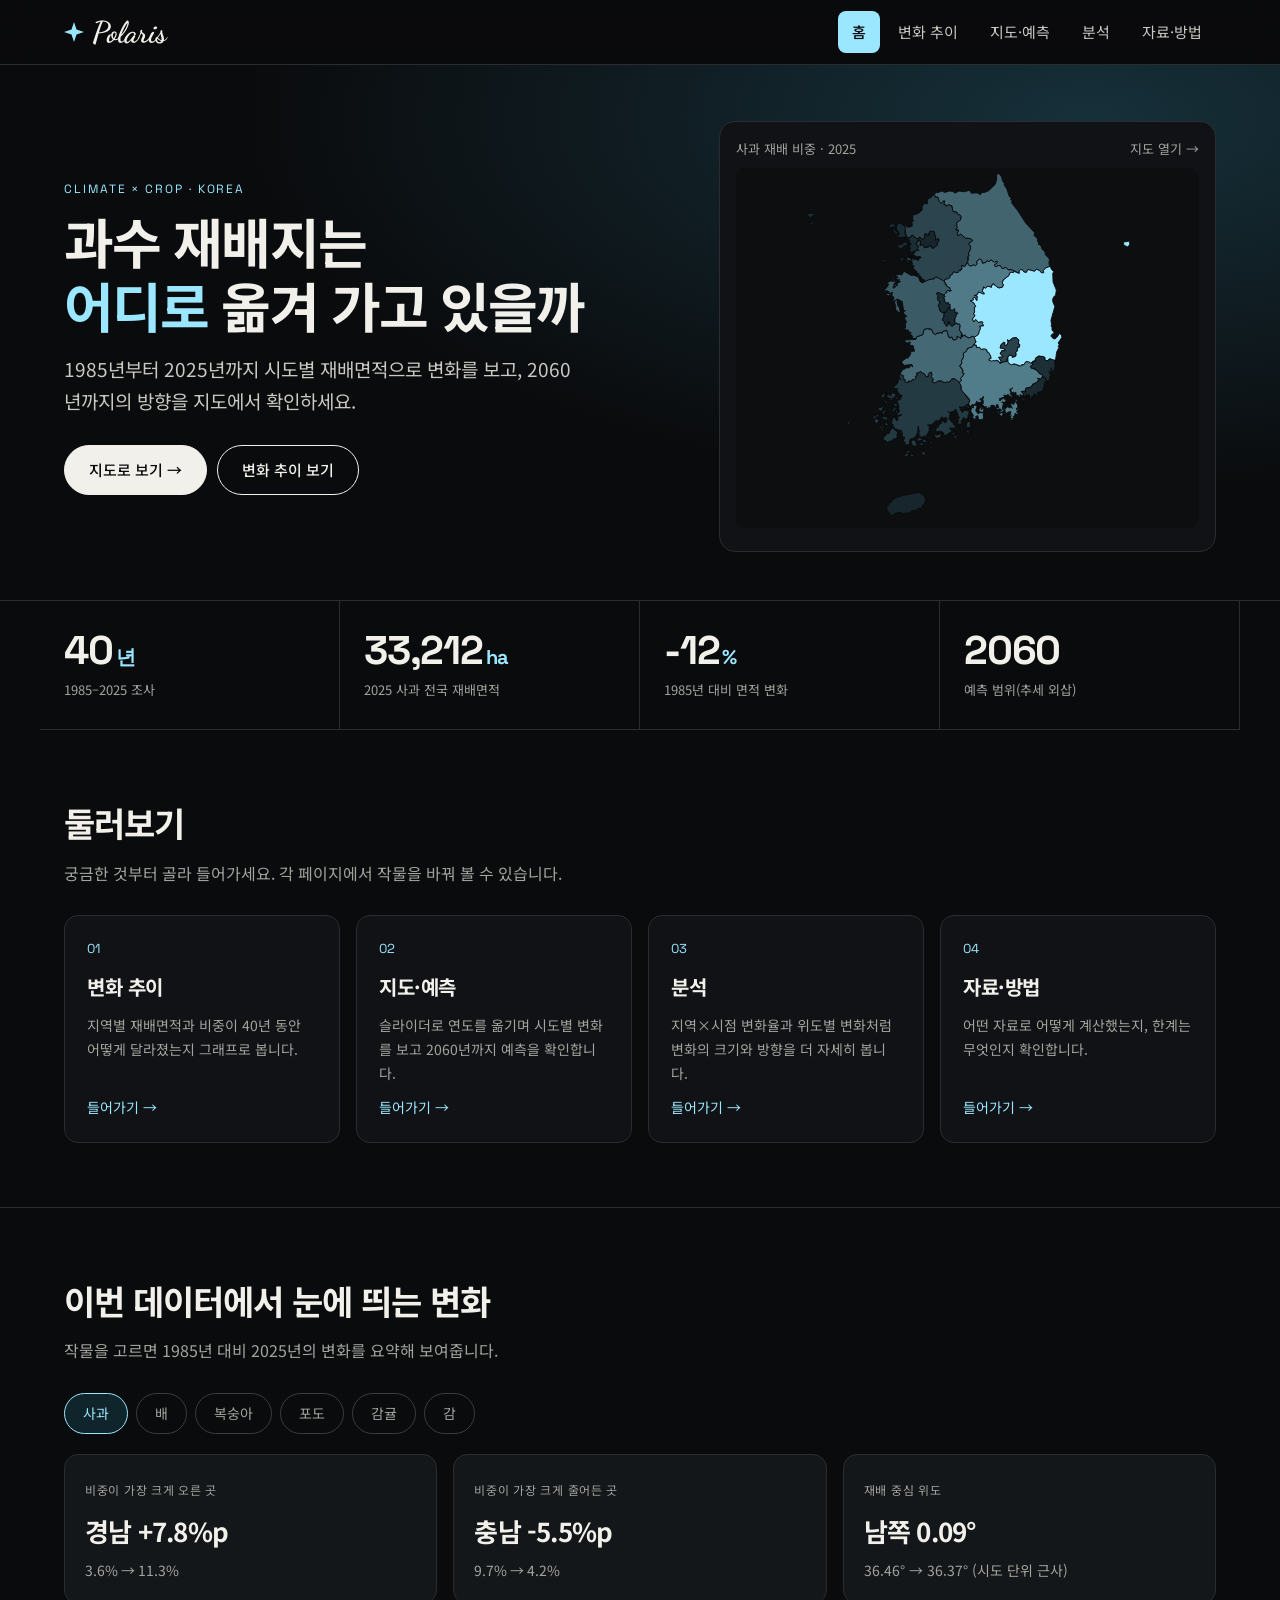
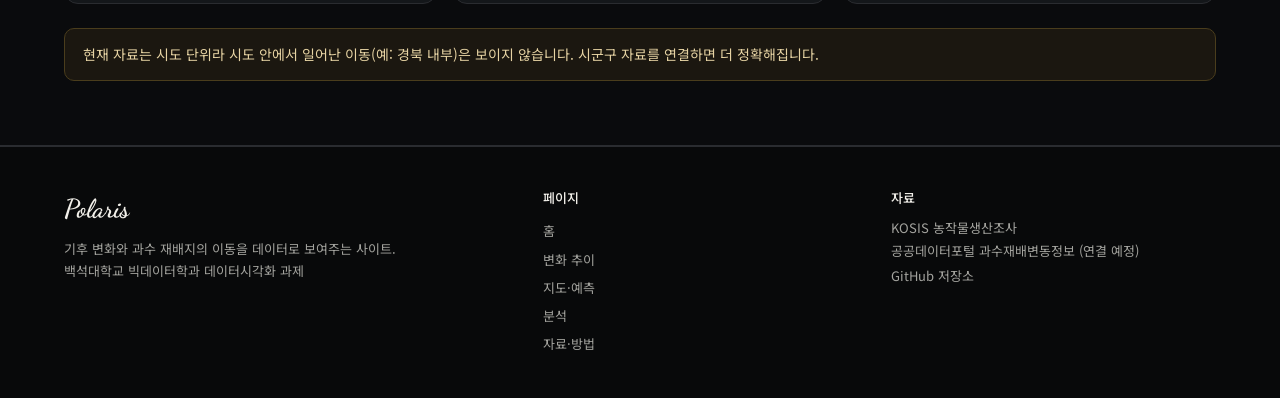
<file: docs/index.html>
<!doctype html>
<html lang="ko">
<head>
<meta charset="utf-8">
<meta name="viewport" content="width=device-width,initial-scale=1">
<title>Polaris — 과수 재배지는 어디로 옮겨 가고 있을까</title>
<meta name="description" content="1985–2025 시도별 과실 재배면적으로 보는 우리나라 과수 재배지의 변화와 예측">
<link rel="stylesheet" href="https://fonts.googleapis.com/css2?family=Dancing+Script:wght@600;700&family=Noto+Sans+KR:wght@300;400;500;700;900&family=Space+Grotesk:wght@400;500;700&display=swap">
<link rel="stylesheet" href="assets/site.css">
<script src="data.js"></script><script src="assets/map.js"></script><script src="assets/site.js"></script>
</head>
<body>
<header id="hdr"></header>
<main>
<section class="hero"><div class="wrap">
  <div>
    <p class="eyebrow">Climate × Crop · Korea</p>
    <h1>과수 재배지는<br><em>어디로</em> 옮겨 가고 있을까</h1>
    <p class="lead">1985년부터 2025년까지 시도별 재배면적으로 변화를 보고, 2060년까지의 방향을 지도에서 확인하세요.</p>
    <div class="acts"><a class="btn solid" href="map.html">지도로 보기 →</a><a class="btn" href="trend.html">변화 추이 보기</a></div>
  </div>
  <a class="pv" href="map.html" aria-label="지도 페이지로 이동">
    <div class="cap"><span id="pvt">사과 재배 비중 · 2025</span><span>지도 열기 →</span></div>
    <svg class="pvmap" id="pvmap" viewBox="0 0 92 100" role="img" aria-label="시도별 재배 비중 미리보기" style="width:100%;max-height:360px;background:#0C0E10;border-radius:10px"></svg>
  </a>
</div></section>

<section class="kpis wrap" id="kpis" style="padding:0"></section>

<section class="sec"><div class="wrap">
  <h2>둘러보기</h2>
  <p class="sub">궁금한 것부터 골라 들어가세요. 각 페이지에서 작물을 바꿔 볼 수 있습니다.</p>
  <div class="nav4">
    <a class="nc" href="trend.html"><span class="n">01</span><h3>변화 추이</h3><p>지역별 재배면적과 비중이 40년 동안 어떻게 달라졌는지 그래프로 봅니다.</p><span class="go">들어가기 →</span></a>
    <a class="nc" href="map.html"><span class="n">02</span><h3>지도·예측</h3><p>슬라이더로 연도를 옮기며 시도별 변화를 보고 2060년까지 예측을 확인합니다.</p><span class="go">들어가기 →</span></a>
    <a class="nc" href="analysis.html"><span class="n">03</span><h3>분석</h3><p>지역×시점 변화율과 위도별 변화처럼 변화의 크기와 방향을 더 자세히 봅니다.</p><span class="go">들어가기 →</span></a>
    <a class="nc" href="about.html"><span class="n">04</span><h3>자료·방법</h3><p>어떤 자료로 어떻게 계산했는지, 한계는 무엇인지 확인합니다.</p><span class="go">들어가기 →</span></a>
  </div>
</div></section>

<section class="sec"><div class="wrap">
  <h2>이번 데이터에서 눈에 띄는 변화</h2>
  <p class="sub">작물을 고르면 1985년 대비 2025년의 변화를 요약해 보여줍니다.</p>
  <div class="chips" id="chips" role="group" aria-label="작물 선택" style="margin-bottom:20px"></div>
  <div class="ins" id="ins"></div>
  <div class="warn" style="margin:24px 0 0">현재 자료는 시도 단위라 시도 안에서 일어난 이동(예: 경북 내부)은 보이지 않습니다. 시군구 자료를 연결하면 더 정확해집니다.</div>
</div></section>
</main>
<footer id="ftr"></footer>

<script>
PL.shell("index.html");
const {D,Y,short,nf,ser,totals} = PL;
function home(c){
  const s=ser(c),T=totals(c),S=PL.shares(c);
  PL.drawMap(document.getElementById("pvmap"),c,4,{});
  document.getElementById("pvt").textContent=c+" 재배 비중 · 2025";
  const rows=D.regions.map(r=>({r,a:S[r][0],b:S[r][4]})).filter(o=>o.a!=null&&o.b!=null);
  rows.sort((x,y)=>(y.b-y.a)-(x.b-x.a));
  const up=rows[0],dn=rows[rows.length-1];
  const cl=D.centroid_lat[c].filter(v=>v!=null),dl=cl[cl.length-1]-cl[0];
  const ch=((T[4]/T[0]-1)*100);
  document.getElementById("ins").innerHTML=
   `<div class="in"><small>비중이 가장 크게 오른 곳</small><b>${short(up.r)} +${(up.b-up.a).toFixed(1)}%p</b><p>${up.a.toFixed(1)}% → ${up.b.toFixed(1)}%</p></div>`+
   `<div class="in"><small>비중이 가장 크게 줄어든 곳</small><b>${short(dn.r)} ${(dn.b-dn.a).toFixed(1)}%p</b><p>${dn.a.toFixed(1)}% → ${dn.b.toFixed(1)}%</p></div>`+
   `<div class="in"><small>재배 중심 위도</small><b>${dl>=0?"북쪽":"남쪽"} ${Math.abs(dl).toFixed(2)}°</b><p>${cl[0].toFixed(2)}° → ${cl[cl.length-1].toFixed(2)}° (시도 단위 근사)</p></div>`;
  document.getElementById("kpis").innerHTML=
   [["40","년","1985–2025 조사"],[nf(T[4]),"ha","2025 "+c+" 전국 재배면적"],[(ch>=0?"+":"")+ch.toFixed(0),"%","1985년 대비 면적 변화"],["2060","","예측 범위(추세 외삽)"]]
   .map(k=>`<div class="kpi"><b>${k[0]}<i>${k[1]}</i></b><span>${k[2]}</span></div>`).join("");
}
const c0=PL.getCrop();PL.chips(document.getElementById("chips"),c0,home);home(c0);
</script>
</body>
</html>
</file>
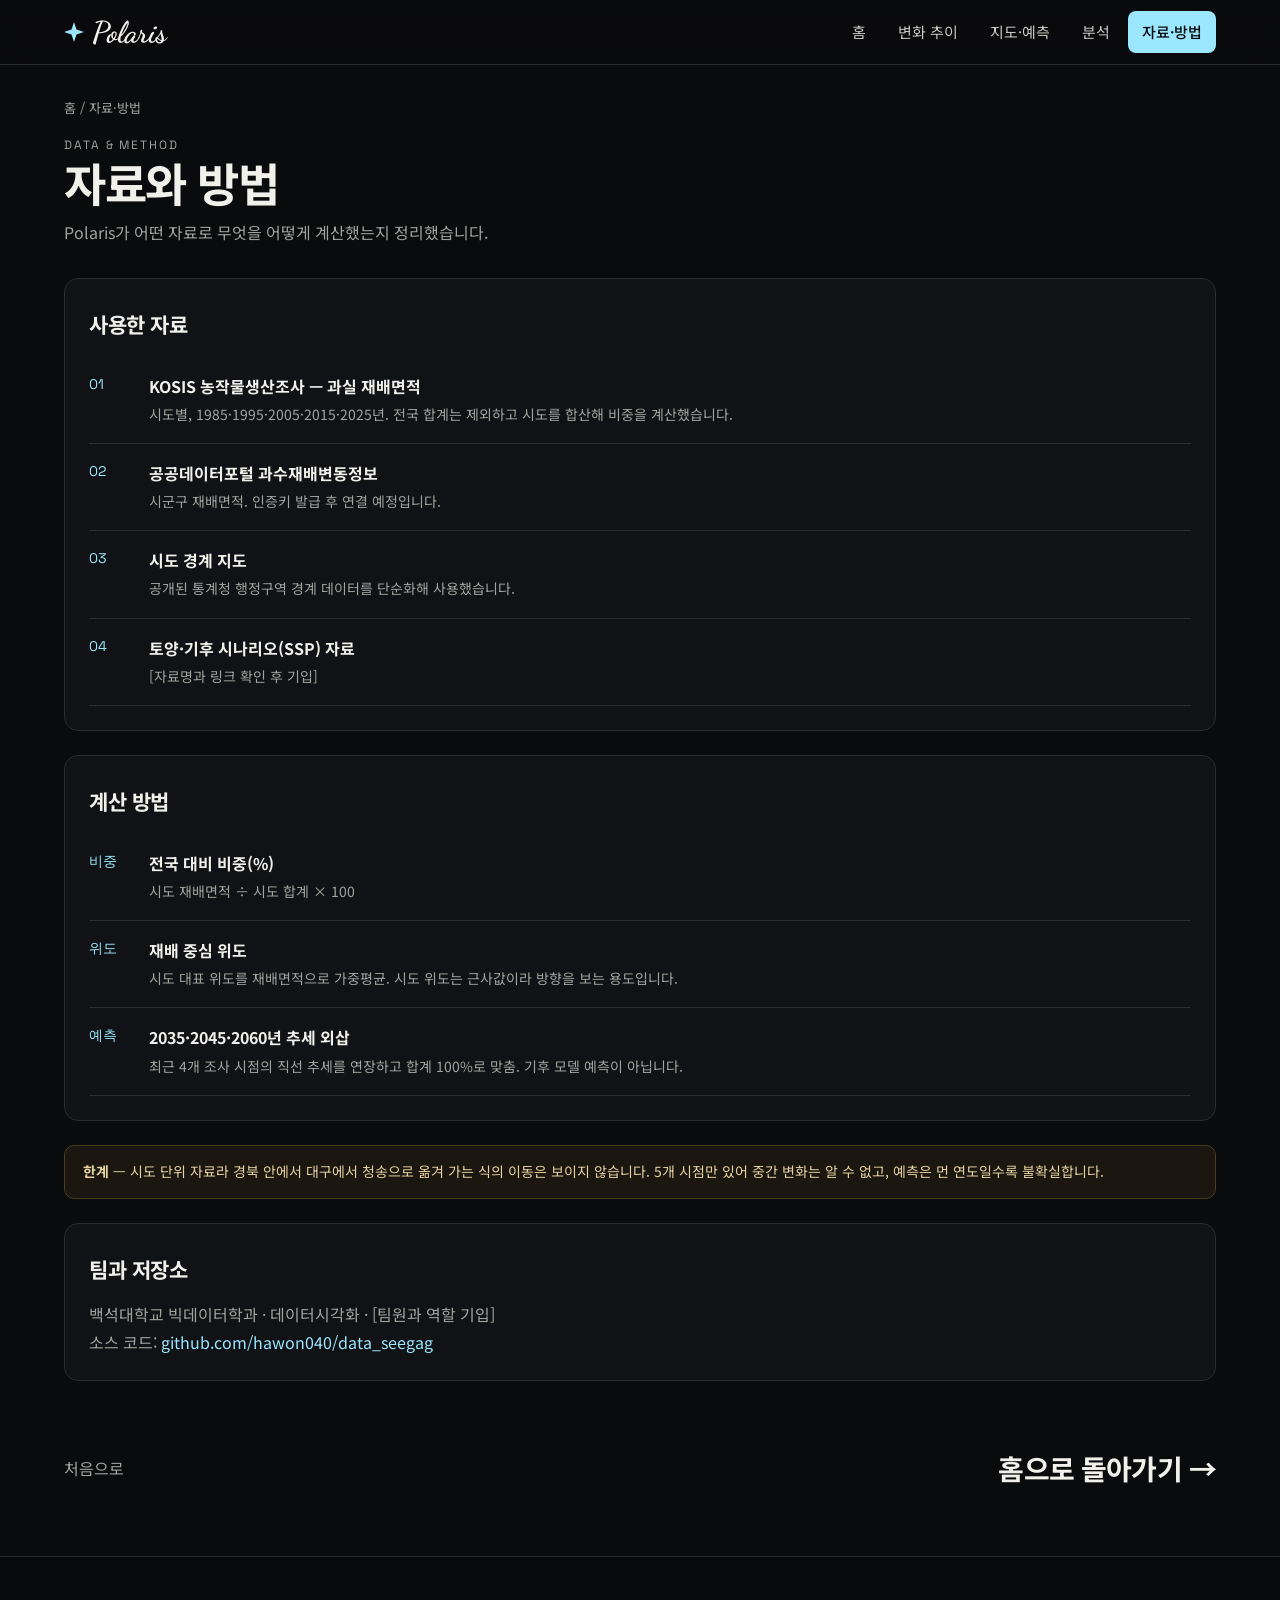
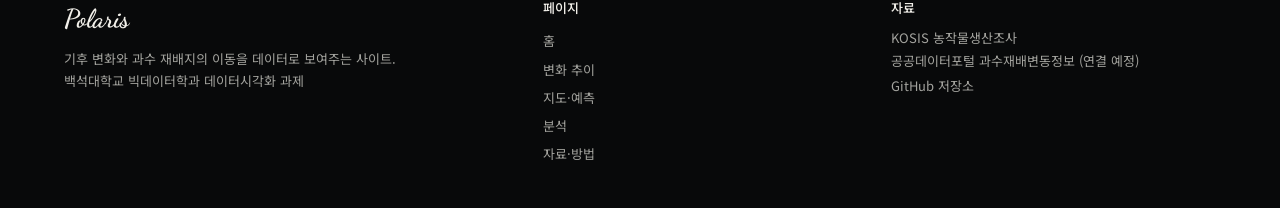
<file: docs/about.html>
<!doctype html>
<html lang="ko">
<head>
<meta charset="utf-8">
<meta name="viewport" content="width=device-width,initial-scale=1">
<title>자료·방법 — Polaris</title>
<link rel="stylesheet" href="https://fonts.googleapis.com/css2?family=Dancing+Script:wght@600;700&family=Noto+Sans+KR:wght@300;400;500;700;900&family=Space+Grotesk:wght@400;500;700&display=swap">
<link rel="stylesheet" href="assets/site.css">
<script src="data.js"></script><script src="assets/map.js"></script><script src="assets/site.js"></script>
</head>
<body>
<header id="hdr"></header>
<main class="wrap">
<div class="crumb"><a href="index.html">홈</a> / 자료·방법</div>
<div class="ph"><p class="eyebrow">Data &amp; Method</p><h1>자료와 방법</h1><p>Polaris가 어떤 자료로 무엇을 어떻게 계산했는지 정리했습니다.</p></div>

<div class="card"><h3>사용한 자료</h3>
<ul class="list">
<li><span class="n">01</span><div><b>KOSIS 농작물생산조사 — 과실 재배면적</b><span>시도별, 1985·1995·2005·2015·2025년. 전국 합계는 제외하고 시도를 합산해 비중을 계산했습니다.</span></div></li>
<li><span class="n">02</span><div><b>공공데이터포털 과수재배변동정보</b><span>시군구 재배면적. 인증키 발급 후 연결 예정입니다.</span></div></li>
<li><span class="n">03</span><div><b>시도 경계 지도</b><span>공개된 통계청 행정구역 경계 데이터를 단순화해 사용했습니다.</span></div></li>
<li><span class="n">04</span><div><b>토양·기후 시나리오(SSP) 자료</b><span>[자료명과 링크 확인 후 기입]</span></div></li>
</ul></div>

<div class="card"><h3>계산 방법</h3>
<ul class="list">
<li><span class="n">비중</span><div><b>전국 대비 비중(%)</b><span>시도 재배면적 ÷ 시도 합계 × 100</span></div></li>
<li><span class="n">위도</span><div><b>재배 중심 위도</b><span>시도 대표 위도를 재배면적으로 가중평균. 시도 위도는 근사값이라 방향을 보는 용도입니다.</span></div></li>
<li><span class="n">예측</span><div><b>2035·2045·2060년 추세 외삽</b><span>최근 4개 조사 시점의 직선 추세를 연장하고 합계 100%로 맞춤. 기후 모델 예측이 아닙니다.</span></div></li>
</ul></div>

<div class="warn"><b>한계</b> — 시도 단위 자료라 경북 안에서 대구에서 청송으로 옮겨 가는 식의 이동은 보이지 않습니다. 5개 시점만 있어 중간 변화는 알 수 없고, 예측은 먼 연도일수록 불확실합니다.</div>

<div class="card"><h3>팀과 저장소</h3>
<p style="margin:0;color:var(--mut)">백석대학교 빅데이터학과 · 데이터시각화 · [팀원과 역할 기입]<br>
소스 코드: <a href="https://github.com/hawon040/data_seegag" style="color:var(--ac)">github.com/hawon040/data_seegag</a></p></div>
<div class="next"><span style="color:var(--mut)">처음으로</span><a href="index.html">홈으로 돌아가기 →</a></div>
</main>
<footer id="ftr"></footer>
<script>PL.shell("about.html");</script>
</body>
</html>
</file>
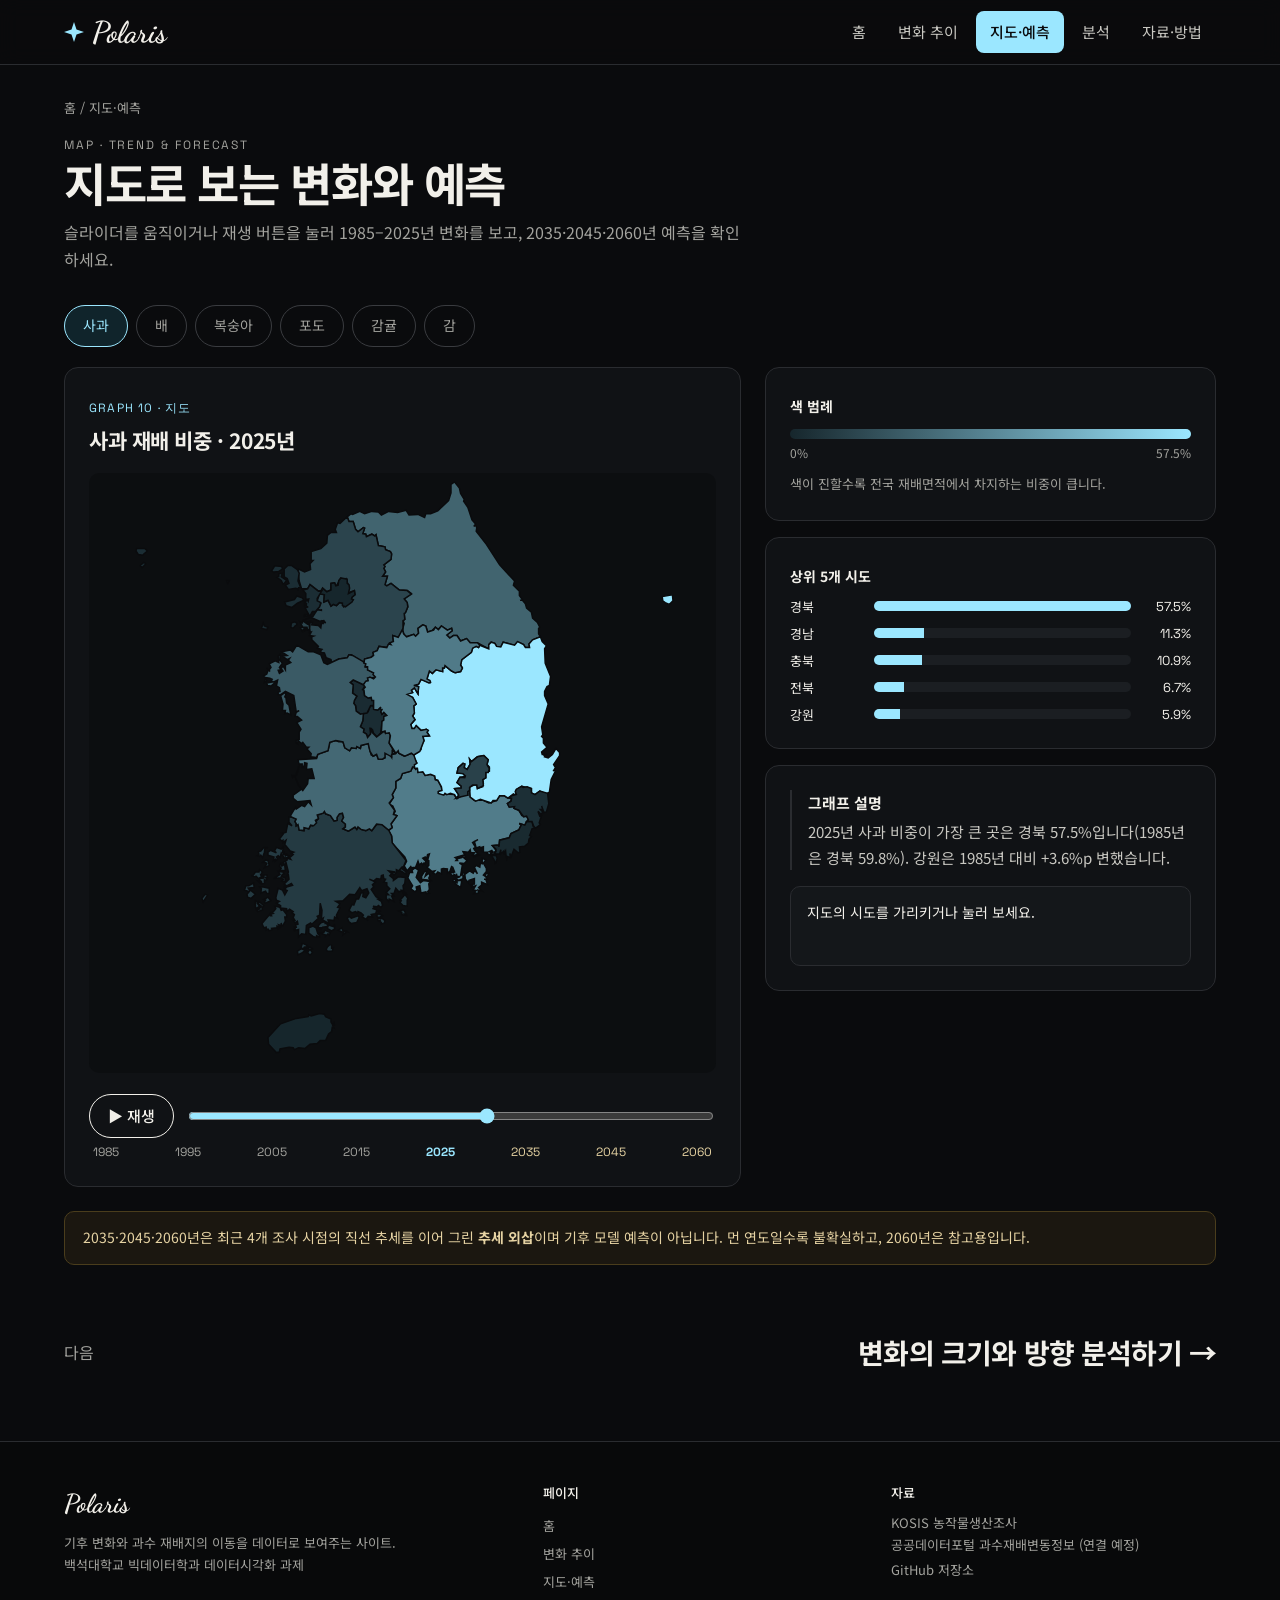
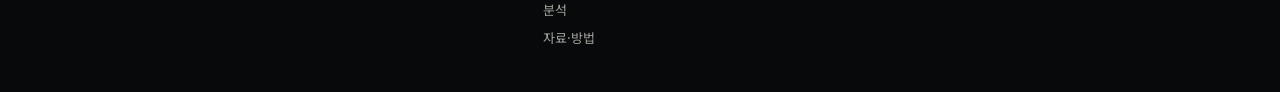
<file: docs/map.html>
<!doctype html>
<html lang="ko">
<head>
<meta charset="utf-8">
<meta name="viewport" content="width=device-width,initial-scale=1">
<title>지도·예측 — Polaris</title>
<link rel="stylesheet" href="https://fonts.googleapis.com/css2?family=Dancing+Script:wght@600;700&family=Noto+Sans+KR:wght@300;400;500;700;900&family=Space+Grotesk:wght@400;500;700&display=swap">
<link rel="stylesheet" href="assets/site.css">
<script src="data.js"></script><script src="assets/map.js"></script><script src="assets/site.js"></script>
</head>
<body>
<header id="hdr"></header>
<main class="wrap">
<div class="crumb"><a href="index.html">홈</a> / 지도·예측</div>
<div class="ph"><p class="eyebrow">Map · Trend &amp; Forecast</p><h1>지도로 보는 변화와 예측</h1><p>슬라이더를 움직이거나 재생 버튼을 눌러 1985–2025년 변화를 보고, 2035·2045·2060년 예측을 확인하세요.</p></div>
<div class="chips" id="chips" role="group" aria-label="작물 선택" style="margin-bottom:20px"></div>

<div class="mapgrid">
  <div class="card" style="margin:0">
    <span class="no">GRAPH 10 · 지도</span>
    <h3 id="mtitle"></h3>
    <svg id="mapsvg" viewBox="0 0 92 100" role="img" aria-label="시도별 과수 재배 비중 지도" style="width:100%;max-height:600px;background:#0C0E10;border-radius:10px"></svg>
    <div class="slw"><button class="btn" id="play" type="button" aria-label="재생">▶ 재생</button><input id="yr" type="range" min="0" max="7" step="1" value="4" aria-label="연도"></div>
    <div class="yrl" id="yrl"></div>
  </div>
  <div>
    <div class="card" style="margin-bottom:16px">
      <b style="font-size:14px">색 범례</b><div class="bar" style="margin-top:10px"></div><div class="lb" id="leg"></div>
      <p style="margin:10px 0 0;font-size:13px;color:var(--mut)">색이 진할수록 전국 재배면적에서 차지하는 비중이 큽니다.</p>
    </div>
    <div class="card" style="margin-bottom:16px"><b style="font-size:14px">상위 5개 시도</b><div class="rank" id="rank"></div></div>
    <div class="card" style="margin-bottom:16px"><div class="exp"><b>그래프 설명</b><span id="e10"></span></div><div class="tip" id="tip" aria-live="polite">지도의 시도를 가리키거나 눌러 보세요.</div></div>
  </div>
</div>
<div class="warn" style="margin-top:24px">2035·2045·2060년은 최근 4개 조사 시점의 직선 추세를 이어 그린 <b>추세 외삽</b>이며 기후 모델 예측이 아닙니다. 먼 연도일수록 불확실하고, 2060년은 참고용입니다.</div>
<div class="next"><span style="color:var(--mut)">다음</span><a href="analysis.html">변화의 크기와 방향 분석하기 →</a></div>
</main>
<footer id="ftr"></footer>
<script>
PL.shell("map.html");
const {D,MY,short,nf,ser}=PL;
let crop=PL.getCrop(),sel=null,timer=null;
const yr=document.getElementById("yr"),svg=document.getElementById("mapsvg");
function tip(){const el=document.getElementById("tip");if(!sel)return;const S=PL.shares(crop),i=+yr.value,v=S[sel][i],a=S[sel][0],ha=ser(crop)[sel][Math.min(i,4)];
 el.innerHTML=`<b>${short(sel)}</b> · ${MY[i]}년<br>비중 ${v==null?"자료 없음":v.toFixed(1)+"%"}${a!=null?` (1985년 ${a.toFixed(1)}%)`:""}${i<5&&ha!=null?`<br>재배면적 ${nf(ha)}ha`:""}${i>=5?"<br>예측값(추세 외삽)":""}`;}
function pick(r){sel=r;draw();}
function draw(){
 const i=+yr.value,{S,mx}=PL.drawMap(svg,crop,i,{sel,onPick:pick}),f=i>=5;
 document.getElementById("mtitle").innerHTML=`${crop} 재배 비중 · ${MY[i]}년`+(f?'<span class="badge">예측 · 추세 외삽</span>':"");
 document.getElementById("yrl").innerHTML=MY.map((y,j)=>`<span class="${j>=5?"f ":""}${j===i?"on":""}">${y}</span>`).join("");
 document.getElementById("leg").innerHTML=`<span>0%</span><span>${mx.toFixed(1)}%</span>`;
 const order=D.regions.slice().sort((a,b)=>(S[b][i]||0)-(S[a][i]||0)),top=order.slice(0,5),top0=D.regions.slice().sort((a,b)=>(S[b][0]||0)-(S[a][0]||0))[0];
 document.getElementById("rank").innerHTML=top.map(r=>`<button type="button" class="rk${r===sel?" sel":""}" data-r="${r}"><span>${short(r)}</span><span class="tr"><i style="width:${(S[r][i]||0)/mx*100}%"></i></span><span>${(S[r][i]||0).toFixed(1)}%</span></button>`).join("");
 document.querySelectorAll("#rank .rk").forEach(b=>b.onclick=()=>pick(b.dataset.r));
 const gw=D.regions[0],d=(S[gw][i]||0)-(S[gw][0]||0);
 document.getElementById("e10").textContent=`${MY[i]}년 ${crop} 비중이 가장 큰 곳은 ${short(top[0])} ${(S[top[0]][i]||0).toFixed(1)}%입니다(1985년은 ${short(top0)} ${(S[top0][0]||0).toFixed(1)}%). 강원은 1985년 대비 ${d>=0?"+":""}${d.toFixed(1)}%p 변했습니다.`+(f?" 이 구간은 직선 추세를 연장한 값입니다.":"");
 tip();
}
yr.oninput=()=>{stop();draw();};
function stop(){if(timer){clearInterval(timer);timer=null;const p=document.getElementById("play");p.textContent="▶ 재생";p.setAttribute("aria-label","재생");}}
document.getElementById("play").onclick=()=>{
 if(timer){stop();return;}
 const p=document.getElementById("play");p.textContent="❚❚ 정지";p.setAttribute("aria-label","정지");
 if(+yr.value>=7)yr.value=0;
 timer=setInterval(()=>{if(+yr.value>=7){stop();return;}yr.value=+yr.value+1;draw();},900);
};
PL.chips(document.getElementById("chips"),crop,c=>{crop=c;draw();});draw();
</script>
</body>
</html>
</file>
<file: docs/assets/site.css>
:root{--bg:#0A0B0D;--panel:#101215;--panel2:#14171A;--line:#2A2C30;--fg:#F2F0EA;--mut:#A3A39E;--ac:#9BE7FF;--ac2:#4C9DB5;--warn:#E6D3A3}
*{box-sizing:border-box}
html{scroll-behavior:smooth}
body{margin:0;background:var(--bg);color:var(--fg);font-family:'Noto Sans KR','Space Grotesk',system-ui,sans-serif;line-height:1.7;-webkit-font-smoothing:antialiased}
a{color:inherit;text-decoration:none}
.pl{font-family:'Dancing Script',cursive;font-weight:700}
.wrap{max-width:1200px;margin:0 auto;padding:0 24px}
/* header */
.hdr{position:sticky;top:0;z-index:20;background:rgba(10,11,13,.9);backdrop-filter:blur(10px);border-bottom:1px solid var(--line)}
.hdr .wrap{display:flex;align-items:center;gap:24px;min-height:64px}
.logo{font-size:30px;display:flex;align-items:center;gap:8px;line-height:1}
.nav{display:flex;gap:4px;margin-left:auto}
.nav a{padding:8px 14px;border-radius:8px;font-size:15px;color:#C9C8C2}
.nav a:hover{color:var(--ac);background:#14171A}
.nav a.on{color:#0A0B0D;background:var(--ac);font-weight:500}
.mbtn{display:none;margin-left:auto;background:none;border:1px solid var(--line);color:var(--fg);border-radius:8px;width:44px;height:44px;font-size:20px;cursor:pointer}
@media(max-width:820px){.mbtn{display:block}.nav{display:none;position:absolute;left:0;right:0;top:64px;background:#0A0B0D;border-bottom:1px solid var(--line);flex-direction:column;padding:8px 24px 16px}.nav.open{display:flex}.nav a{padding:14px 8px;font-size:16px}}
/* page head */
.crumb{font-size:13px;color:var(--mut);margin:32px 0 8px}.crumb a:hover{color:var(--ac)}
.ph{padding:8px 0 32px}
.ph h1{margin:0 0 8px;font-size:clamp(30px,4.2vw,46px);letter-spacing:-.03em;line-height:1.2}
.ph p{margin:0;color:var(--mut);max-width:680px}
.eyebrow{font-family:'Space Grotesk';letter-spacing:.16em;font-size:12px;color:var(--ac);text-transform:uppercase;margin:0 0 10px}
/* buttons chips */
.btn{display:inline-flex;align-items:center;gap:8px;border:1px solid var(--fg);border-radius:999px;padding:11px 24px;font-weight:500;font-size:15px;background:none;color:var(--fg);cursor:pointer;font-family:inherit;min-height:44px}
.btn:hover{border-color:var(--ac);color:var(--ac)}
.btn.solid{background:var(--fg);color:#0A0B0D}.btn.solid:hover{background:var(--ac);border-color:var(--ac);color:#0A0B0D}
.chips{display:flex;flex-wrap:wrap;gap:8px}
.chip{background:none;border:1px solid #3A3C40;color:var(--mut);border-radius:999px;padding:8px 18px;font:inherit;font-size:14px;cursor:pointer;min-height:40px}
.chip:hover{color:var(--fg)}.chip.on{border-color:var(--ac);color:var(--ac);background:#10242B}
/* cards */
.card{background:var(--panel);border:1px solid var(--line);border-radius:14px;padding:24px;margin-bottom:24px}
.card .no{font-family:'Space Grotesk';color:var(--ac);font-size:12px;letter-spacing:.1em}
.card h3{margin:4px 0 14px;font-size:21px;letter-spacing:-.02em}
.grid2{display:grid;grid-template-columns:minmax(0,1.6fr) minmax(0,1fr);gap:28px;align-items:start}
@media(max-width:900px){.grid2{grid-template-columns:1fr}}
.box{position:relative;height:340px}
.exp{border-left:2px solid var(--line);padding-left:16px;color:#C9C8C2;font-size:15px}
.exp b{color:var(--fg);display:block;margin-bottom:4px}
.warn{background:#1B1710;border:1px solid #4a3d1c;color:var(--warn);border-radius:10px;padding:14px 18px;font-size:14px;margin-bottom:24px}
.todo{border:1px dashed #3A3C40;border-radius:12px;padding:20px;color:var(--mut);font-size:14px}.todo b{color:var(--fg)}
.cols{display:grid;grid-template-columns:repeat(auto-fit,minmax(260px,1fr));gap:16px}
/* home */
.hero{padding:56px 0 48px;border-bottom:1px solid var(--line);background:radial-gradient(ellipse at 85% 10%,#16303A 0,transparent 55%)}
.hero .wrap{display:grid;grid-template-columns:minmax(0,1.1fr) minmax(0,.9fr);gap:48px;align-items:center}
@media(max-width:900px){.hero .wrap{grid-template-columns:1fr}.hero{padding:36px 0}}
.hero h1{margin:0 0 16px;font-size:clamp(32px,4.6vw,54px);letter-spacing:-.035em;line-height:1.18}
.hero h1 em{font-style:normal;color:var(--ac)}
.hero .lead{color:#C9C8C2;font-size:clamp(16px,1.6vw,19px);max-width:520px;margin:0 0 28px}
.acts{display:flex;gap:10px;flex-wrap:wrap}
.pv{background:var(--panel);border:1px solid var(--line);border-radius:16px;padding:16px;display:block}
.pv:hover{border-color:var(--ac)}
.pv .cap{display:flex;justify-content:space-between;font-size:13px;color:var(--mut);margin-bottom:8px}
.kpis{display:grid;grid-template-columns:repeat(auto-fit,minmax(200px,1fr));border-bottom:1px solid var(--line)}
.kpi{padding:28px 24px;border-right:1px solid var(--line)}
.kpi b{display:block;font-family:'Space Grotesk';font-size:clamp(30px,3.6vw,40px);line-height:1.1;letter-spacing:-.03em}
.kpi b i{font-style:normal;font-size:.5em;color:var(--ac);margin-left:3px}
.kpi span{display:block;margin-top:6px;font-size:13px;color:var(--mut)}
.sec{padding:64px 0;border-bottom:1px solid var(--line)}
.sec h2{margin:0 0 8px;font-size:clamp(24px,3vw,34px);letter-spacing:-.03em}
.sec .sub{color:var(--mut);margin:0 0 28px;max-width:640px}
.nav4{display:grid;grid-template-columns:repeat(auto-fit,minmax(240px,1fr));gap:16px}
.nc{background:var(--panel);border:1px solid var(--line);border-radius:14px;padding:22px;display:flex;flex-direction:column;gap:10px;min-height:190px;transition:border-color .2s,transform .2s}
.nc:hover{border-color:var(--ac);transform:translateY(-3px)}
.nc .n{font-family:'Space Grotesk';color:var(--ac);font-size:13px}
.nc h3{margin:0;font-size:20px;letter-spacing:-.02em}
.nc p{margin:0;color:var(--mut);font-size:14px;flex:1}
.nc .go{color:var(--ac);font-size:14px}
.ins{display:grid;grid-template-columns:repeat(auto-fit,minmax(260px,1fr));gap:16px}
.in{background:var(--panel2);border:1px solid var(--line);border-radius:14px;padding:20px}
.in small{color:var(--mut);font-size:12px;letter-spacing:.06em}
.in b{display:block;font-size:26px;letter-spacing:-.03em;margin:6px 0}
.in p{margin:0;color:var(--mut);font-size:14px}
/* map page */
.mapgrid{display:grid;grid-template-columns:minmax(0,1.5fr) minmax(280px,1fr);gap:24px;align-items:start}
@media(max-width:900px){.mapgrid{grid-template-columns:1fr}}
#mapsvg path,.pvmap path{stroke:#0A0B0D;stroke-width:.25;transition:fill .35s}
#mapsvg path{cursor:pointer}
#mapsvg path:hover,#mapsvg path.sel{stroke:#F2F0EA;stroke-width:.6}
.slw{display:flex;gap:12px;align-items:center;margin-top:14px}
.slw .btn{padding:8px 18px;min-height:44px}
.slw input{flex:1;accent-color:#9BE7FF;height:36px}
.yrl{display:flex;justify-content:space-between;font-family:'Space Grotesk';font-size:12px;color:var(--mut);margin-top:4px;padding:0 4px}
.yrl .f{color:var(--warn)}.yrl .on{color:var(--ac);font-weight:700}
.bar{height:10px;border-radius:5px;background:linear-gradient(90deg,#16262C,#9BE7FF)}
.lb{display:flex;justify-content:space-between;font-size:12px;color:var(--mut);margin-top:4px}
.badge{display:inline-block;background:#3a3017;color:var(--warn);border-radius:999px;padding:2px 10px;font-size:12px;margin-left:8px;vertical-align:middle}
.rank{display:flex;flex-direction:column;gap:8px;margin-top:8px}
.rk{display:grid;grid-template-columns:76px 1fr 52px;gap:8px;align-items:center;font-size:13px;cursor:pointer;background:none;border:0;color:inherit;font-family:inherit;padding:0;text-align:left}
.rk .tr{height:10px;background:#1b1e22;border-radius:5px;overflow:hidden}.rk .tr i{display:block;height:100%;background:var(--ac)}
.rk.sel{color:var(--ac)}.rk span:last-child{text-align:right;font-family:'Space Grotesk'}
.tip{margin-top:16px;padding:14px 16px;border:1px solid var(--line);border-radius:10px;font-size:14px;min-height:80px;background:var(--panel2)}
/* heatmap */
.hm{display:grid;gap:2px;font-size:12px;font-family:'Space Grotesk';overflow-x:auto}
.hm div{padding:8px 6px;text-align:center;border-radius:3px}.hm .h{color:var(--mut)}.hm .r{text-align:left;color:#C9C8C2}
/* next */
.next{display:flex;justify-content:space-between;align-items:center;gap:16px;flex-wrap:wrap;padding:40px 0 64px}
.next a{font-size:clamp(20px,2.6vw,28px);font-weight:700;letter-spacing:-.03em}.next a:hover{color:var(--ac)}
.list{padding:0;margin:0;list-style:none}.list li{padding:16px 0;border-bottom:1px solid var(--line);display:grid;grid-template-columns:48px 1fr;gap:12px}
.list li b{display:block}.list li span{color:var(--mut);font-size:14px}.list .n{font-family:'Space Grotesk';color:var(--ac)}
/* footer */
.ftr{border-top:1px solid var(--line);padding:40px 0;color:var(--mut);font-size:13px;background:#08090A}
.ftr .wrap{display:grid;grid-template-columns:1.4fr 1fr 1fr;gap:24px}
@media(max-width:700px){.ftr .wrap{grid-template-columns:1fr}}
.ftr b{color:var(--fg);display:block;margin-bottom:8px;font-weight:500}.ftr a{display:block;padding:3px 0}.ftr a:hover{color:var(--ac)}
</file>
